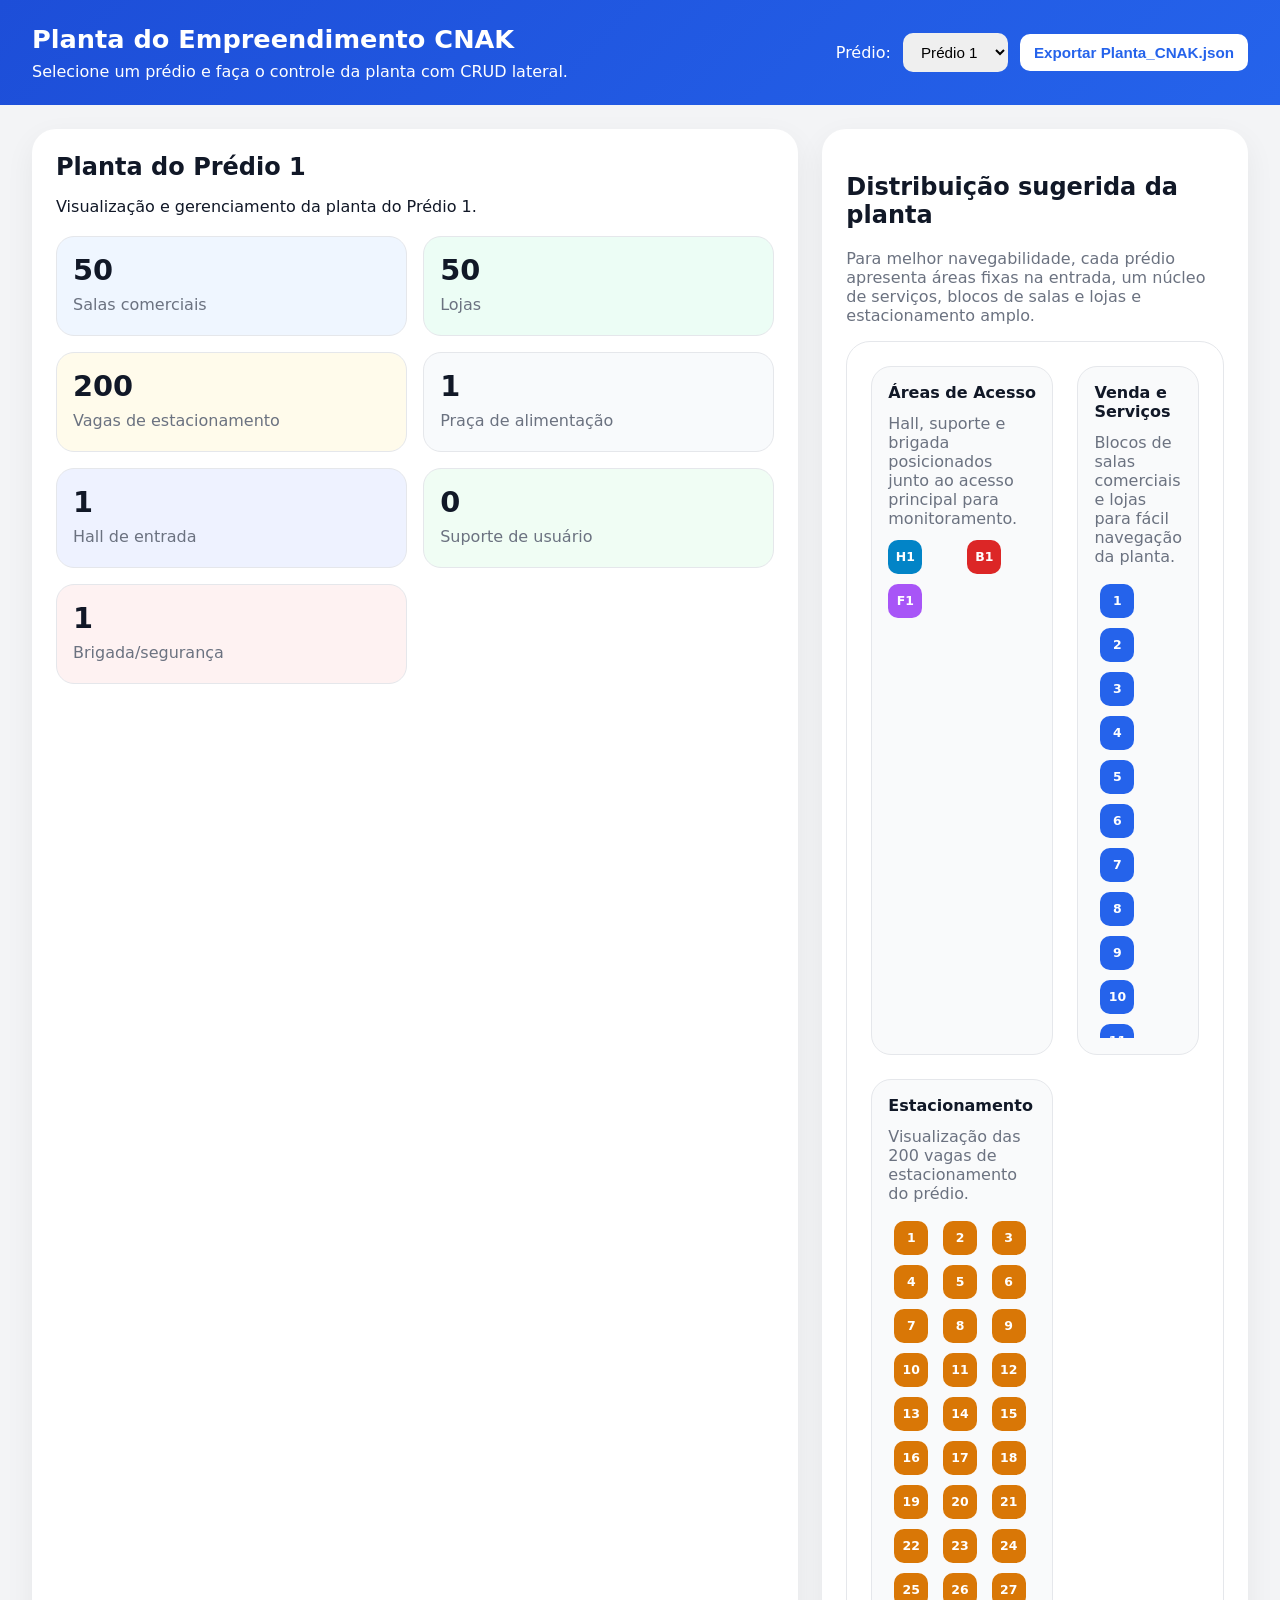
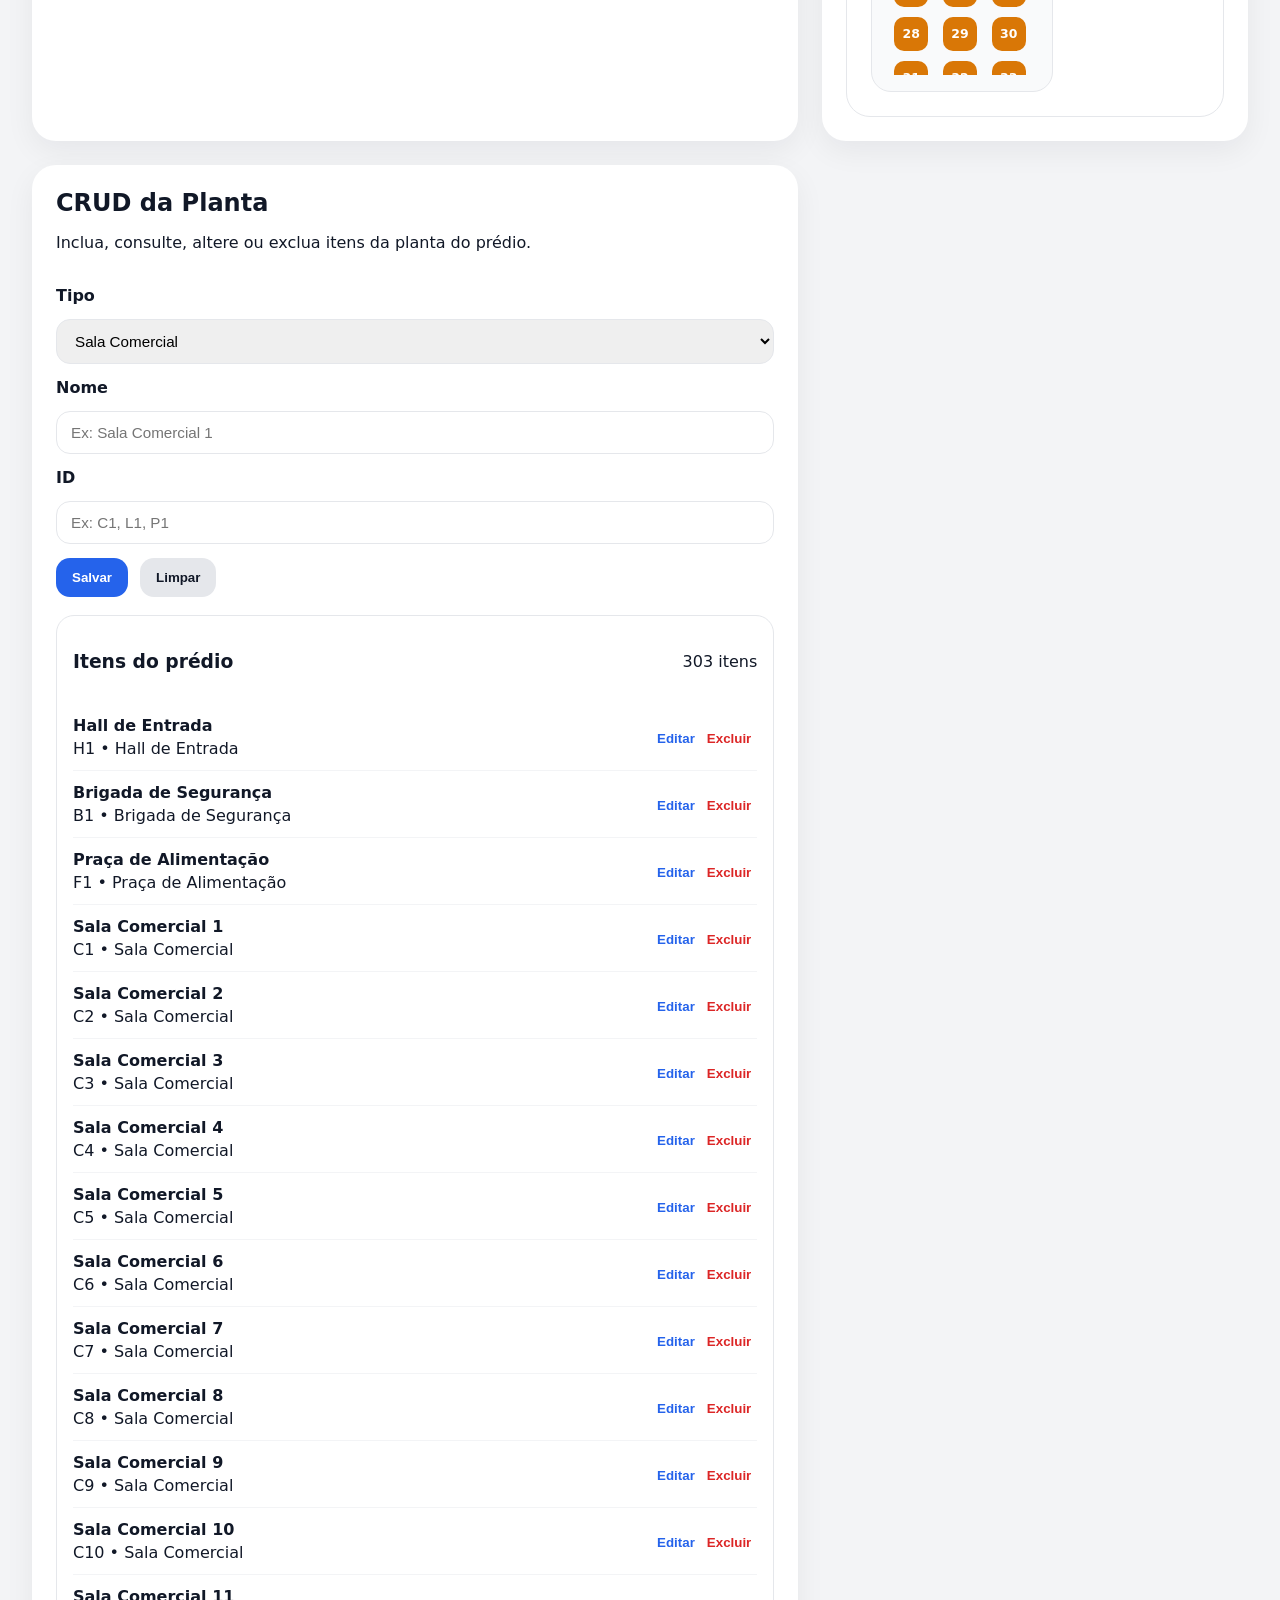
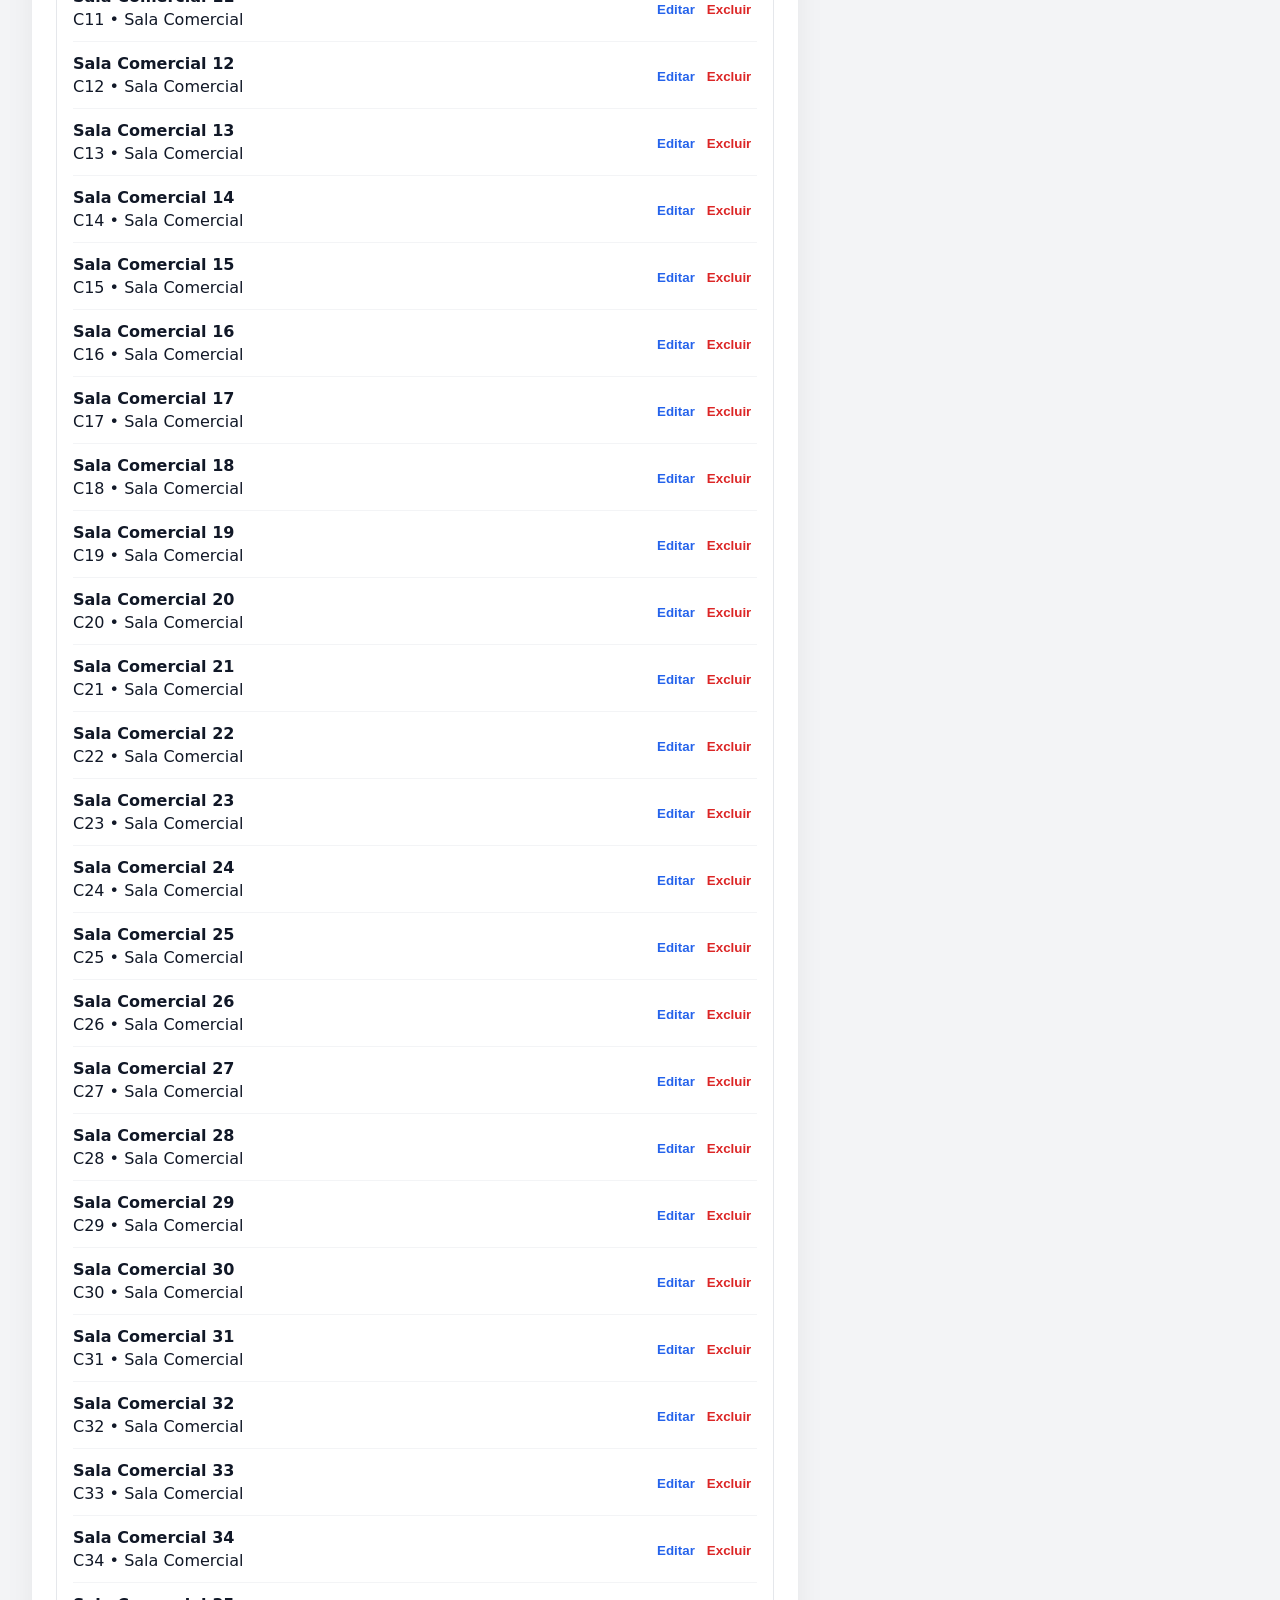
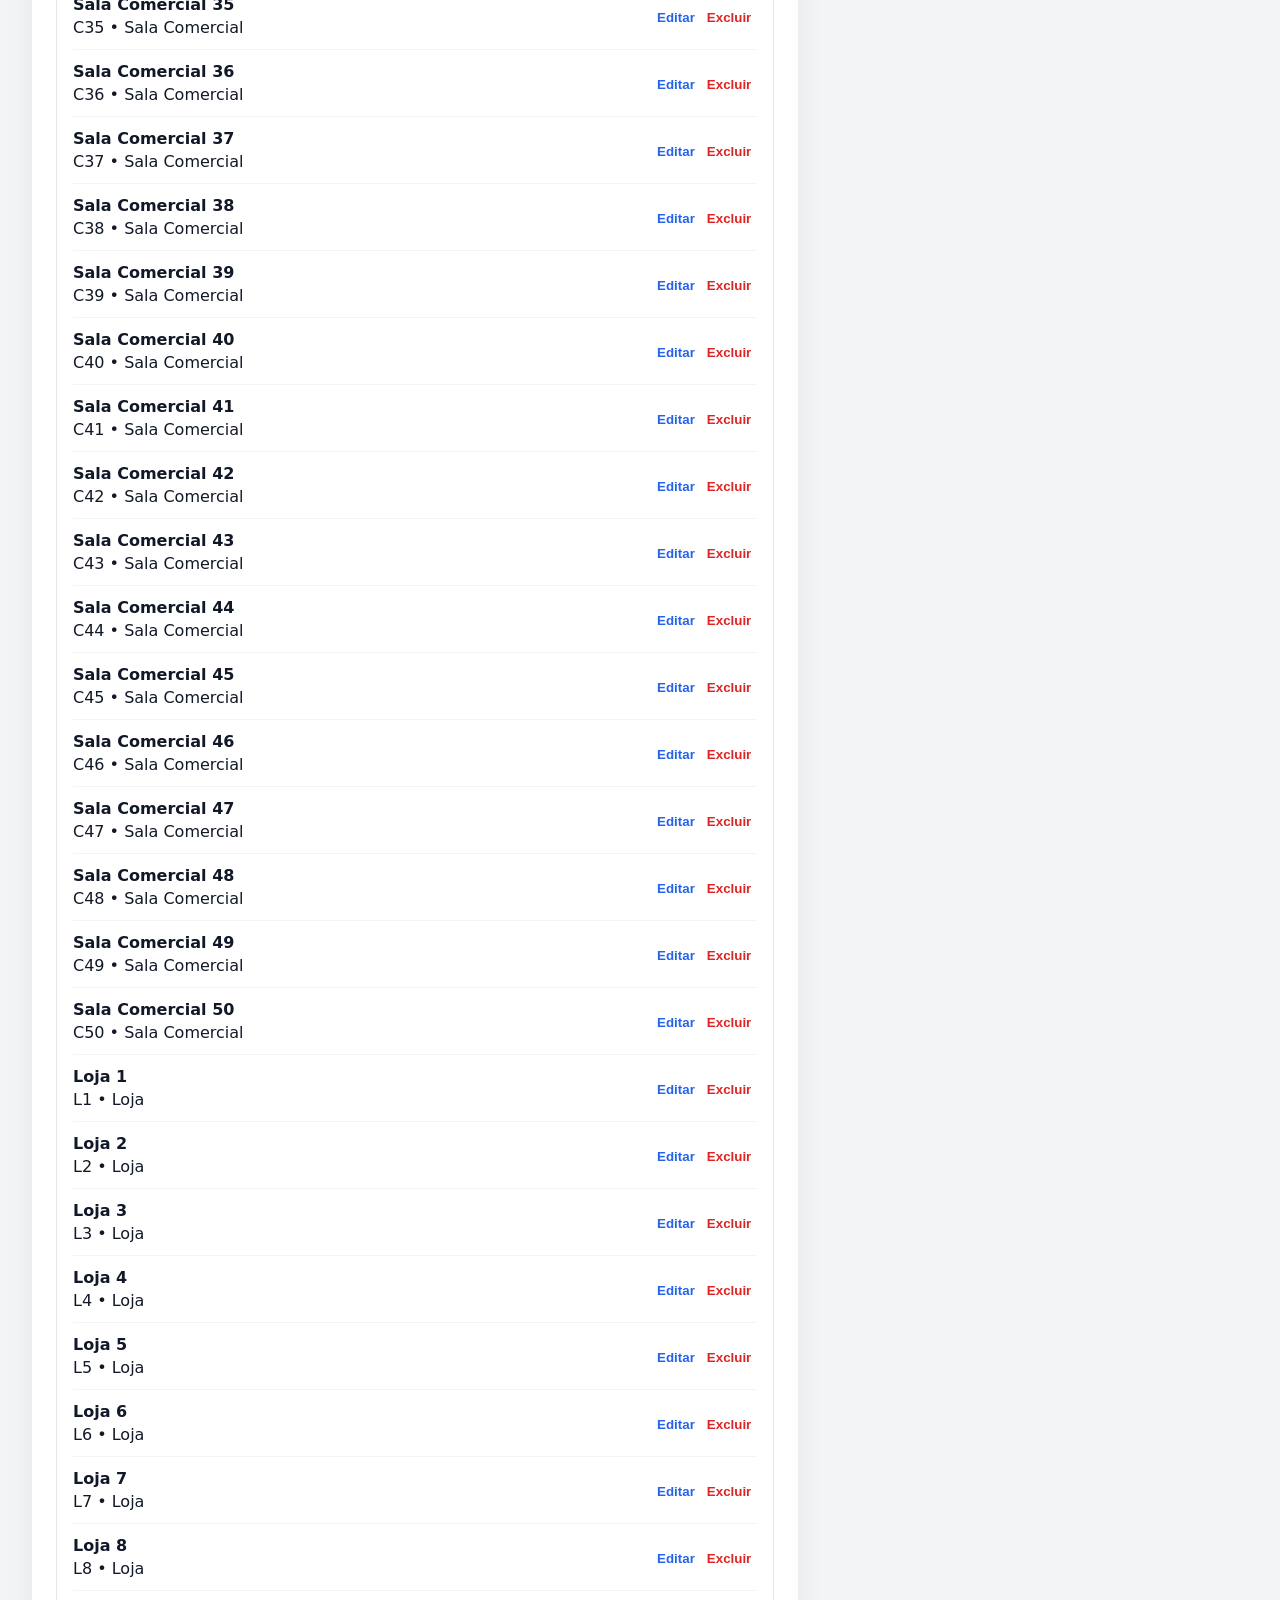
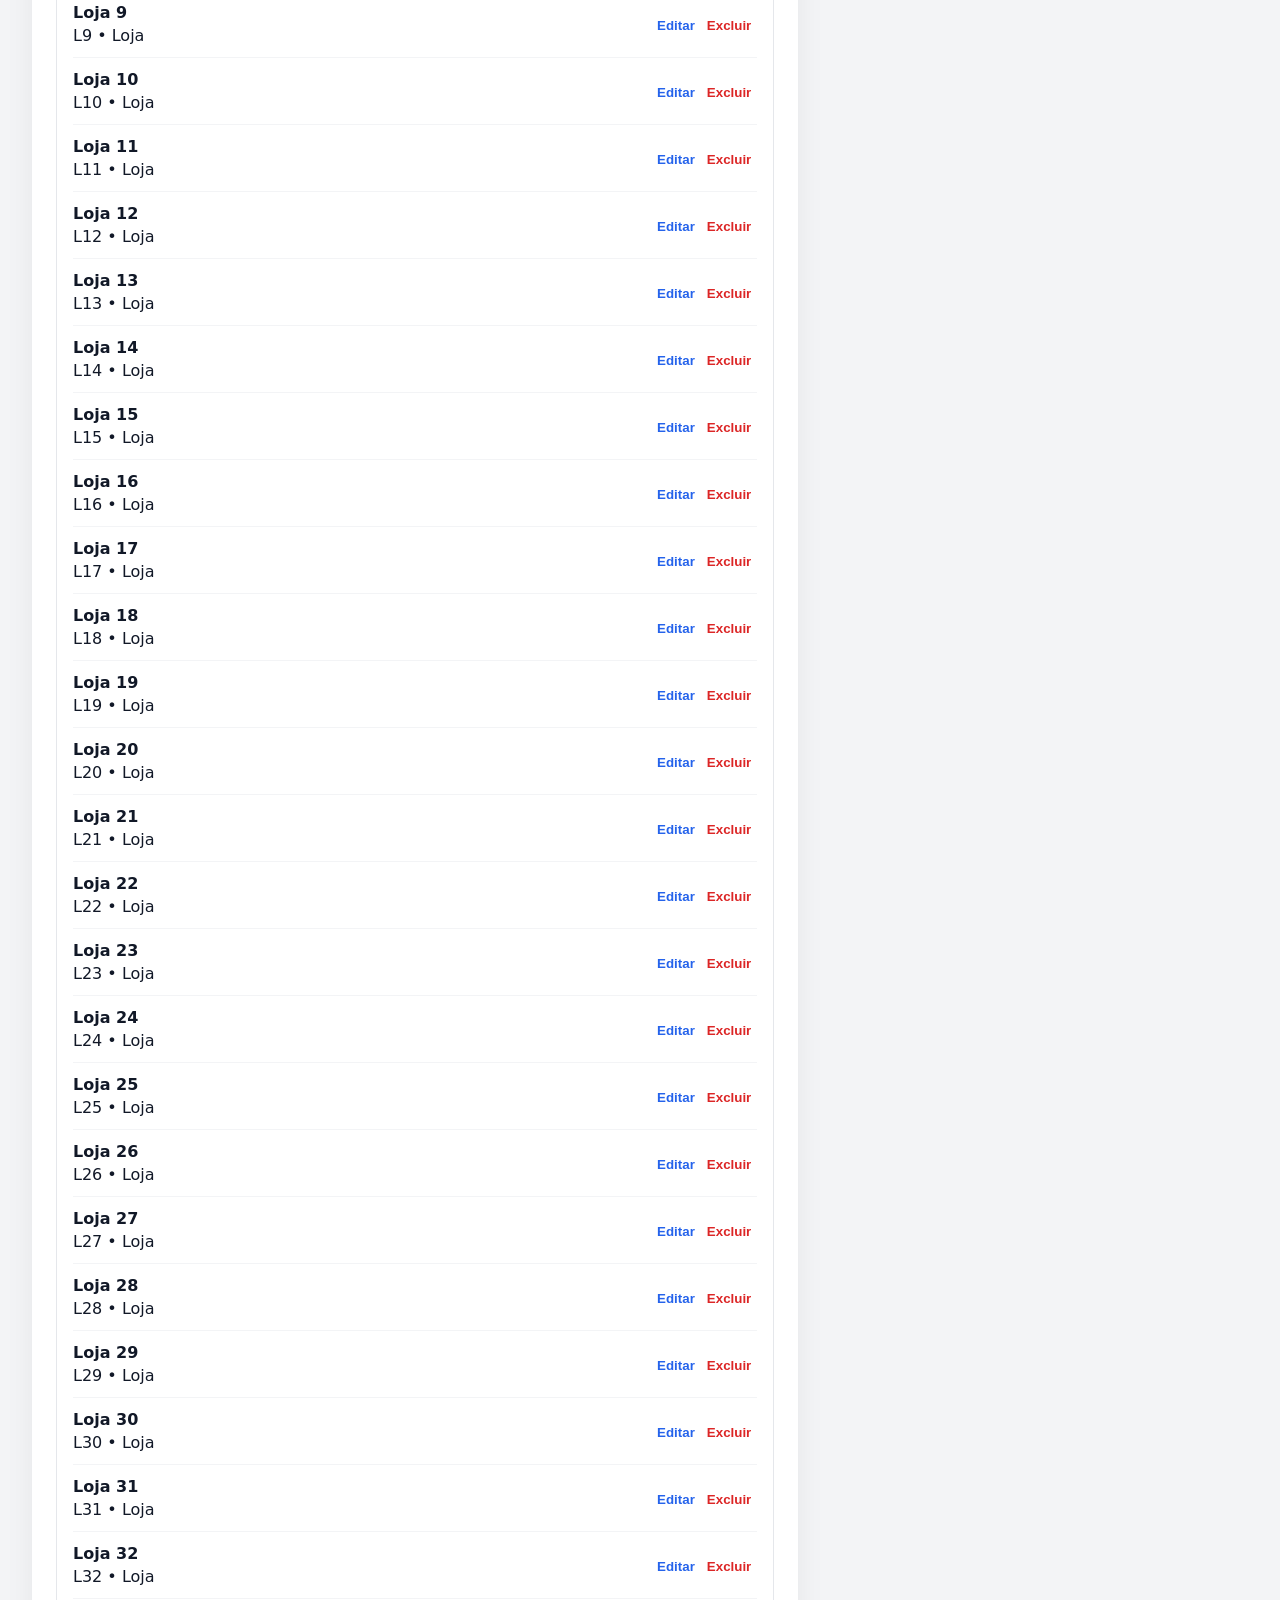
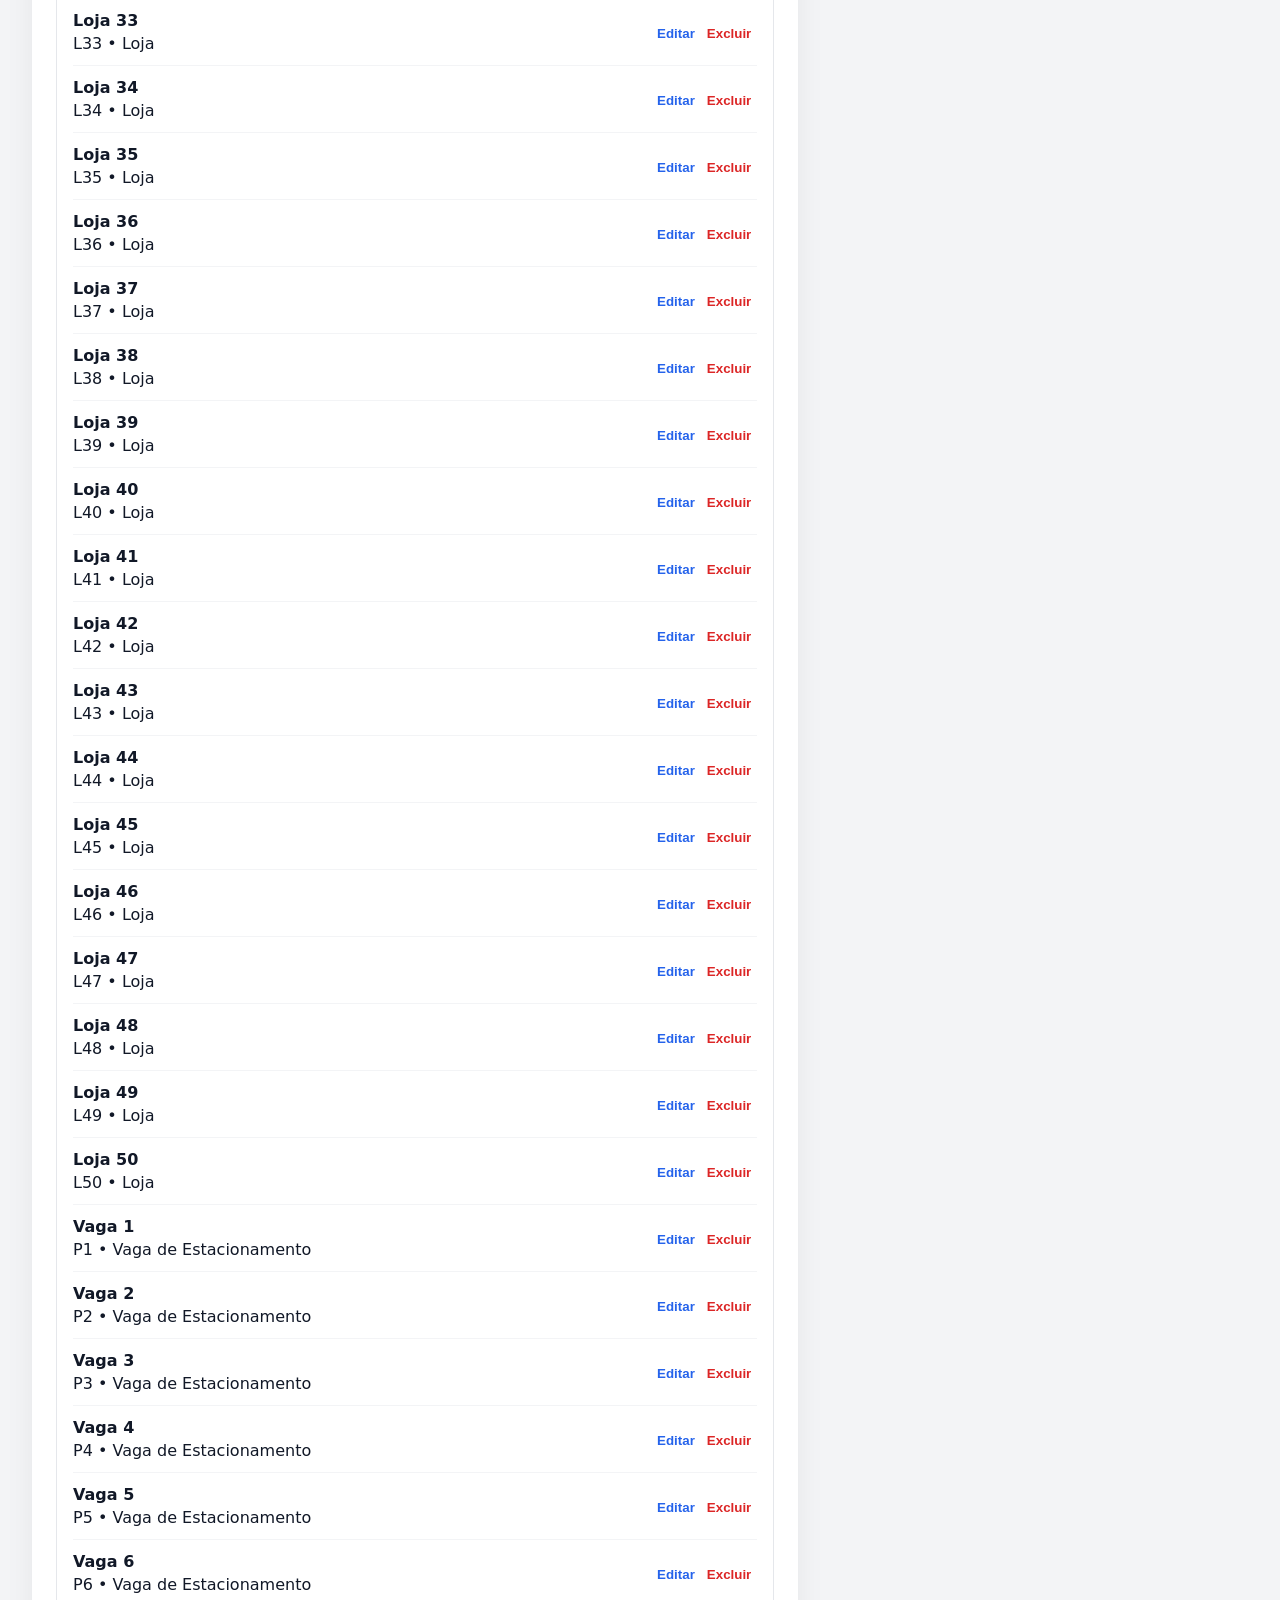
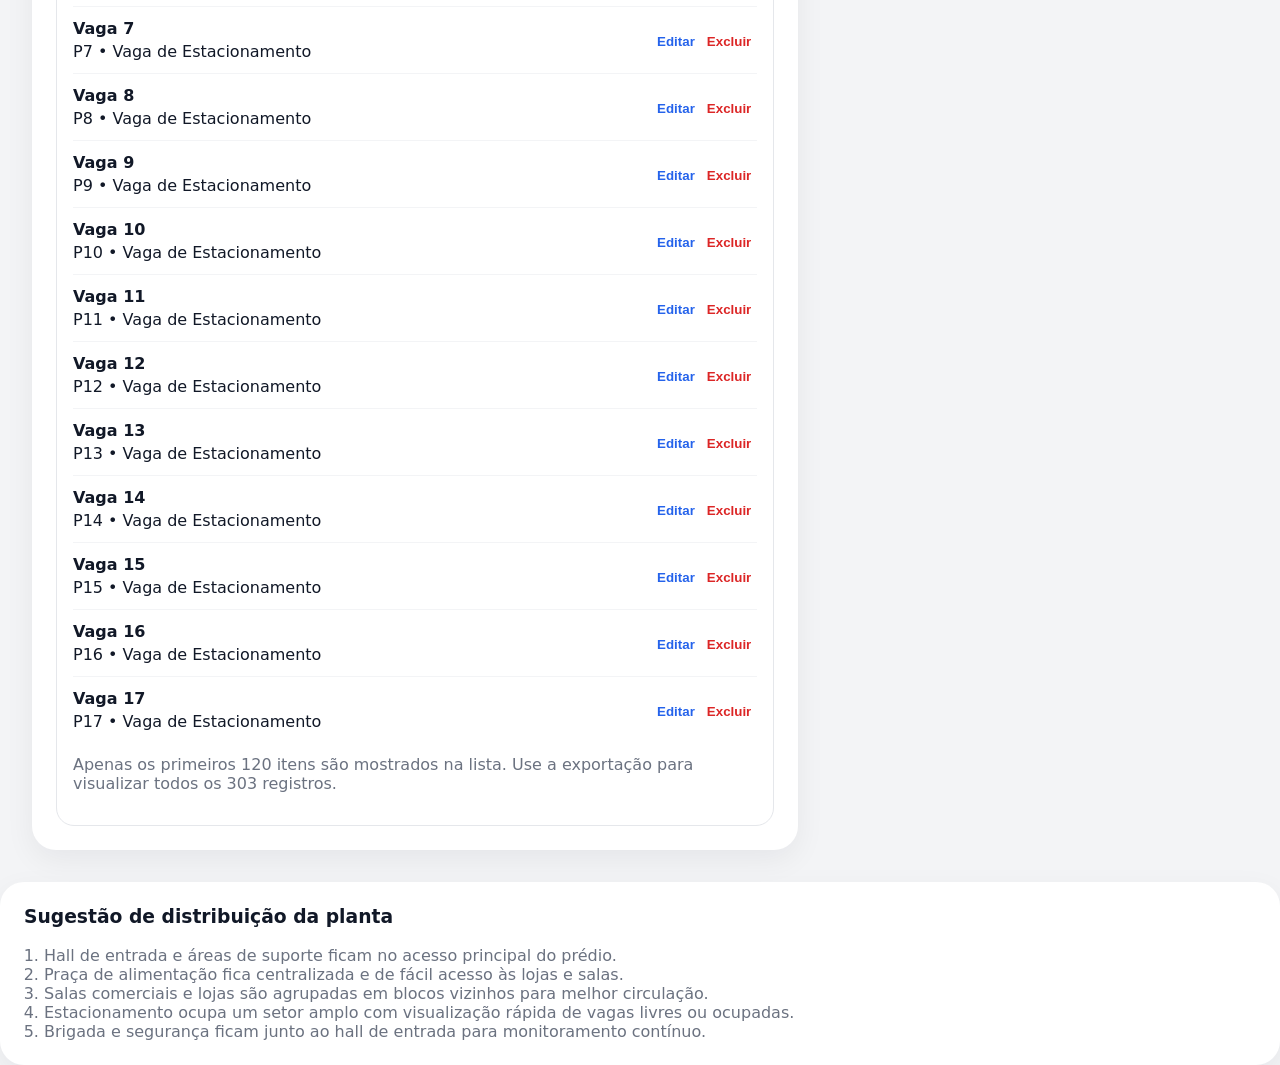
<file: Modulo Gerenciamento Controle de Acesso/index.html>
<!DOCTYPE html>
<html lang="pt-BR">
<head>
  <meta charset="UTF-8" />
  <meta name="viewport" content="width=device-width, initial-scale=1.0" />
  <title>Planta CNAK - Controle de Acesso</title>
  <link rel="stylesheet" href="styles.css" />
</head>
<body>
  <header class="page-header">
    <div>
      <h1>Planta do Empreendimento CNAK</h1>
      <p>Selecione um prédio e faça o controle da planta com CRUD lateral.</p>
    </div>
    <div class="selector-row">
      <label for="predioSelect">Prédio:</label>
      <select id="predioSelect" onchange="setPredio(this.value)">
        <option value="1">Prédio 1</option>
        <option value="2">Prédio 2</option>
        <option value="3">Prédio 3</option>
        <option value="4">Prédio 4</option>
      </select>
      <button type="button" onclick="exportJson()">Exportar Planta_CNAK.json</button>
    </div>
  </header>

  <main class="container">
    <section class="plan-summary">
      <div class="summary-card">
        <h2 id="planTitle">Planta do Prédio 1</h2>
        <p id="planDescription">Visualização da planta atual do prédio selecionado.</p>
      </div>
      <div class="summary-grid">
        <div class="summary-box sala"><strong id="countSala">50</strong><span>Salas comerciais</span></div>
        <div class="summary-box loja"><strong id="countLoja">50</strong><span>Lojas</span></div>
        <div class="summary-box estacionamento"><strong id="countVagas">200</strong><span>Vagas de estacionamento</span></div>
        <div class="summary-box foodcourt"><strong id="countPraça">1</strong><span>Praça de alimentação</span></div>
        <div class="summary-box hall"><strong id="countHall">1</strong><span>Hall de entrada</span></div>
        <div class="summary-box suporte"><strong id="countSuporte">1</strong><span>Suporte de usuário</span></div>
        <div class="summary-box brigada"><strong id="countBrigada">1</strong><span>Brigada/segurança</span></div>
      </div>
    </section>

    <section class="plan-layout">
      <div class="layout-header">
        <h2>Distribuição sugerida da planta</h2>
        <p>Para melhor navegabilidade, cada prédio apresenta áreas fixas na entrada, um núcleo de serviços, blocos de salas e lojas e estacionamento amplo.</p>
      </div>
      <div class="layout-map" id="layoutMap"></div>
    </section>

    <aside class="crud-panel">
      <div class="crud-header">
        <h2>CRUD da Planta</h2>
        <p>Inclua, consulte, altere ou exclua itens da planta do prédio.</p>
      </div>

      <form id="itemForm" onsubmit="saveItem(event)">
        <label for="itemType">Tipo</label>
        <select id="itemType" required>
          <option value="Sala Comercial">Sala Comercial</option>
          <option value="Loja">Loja</option>
          <option value="Vaga de Estacionamento">Vaga de Estacionamento</option>
          <option value="Praça de Alimentação">Praça de Alimentação</option>
          <option value="Hall de Entrada">Hall de Entrada</option>
          <option value="Suporte de Usuário">Suporte de Usuário</option>
          <option value="Brigada de Segurança">Brigada de Segurança</option>
        </select>

        <label for="itemName">Nome</label>
        <input id="itemName" type="text" placeholder="Ex: Sala Comercial 1" required />

        <label for="itemId">ID</label>
        <input id="itemId" type="text" placeholder="Ex: C1, L1, P1" required />

        <div class="form-actions">
          <button type="submit">Salvar</button>
          <button type="button" class="secondary" onclick="resetForm()">Limpar</button>
        </div>
      </form>

      <div class="crud-list">
        <div class="list-header">
          <h3>Itens do prédio</h3>
          <span id="itemsCount">0 itens</span>
        </div>
        <div id="itemList"></div>
      </div>
    </aside>
  </main>

  <div class="suggestion-box">
    <h3>Sugestão de distribuição da planta</h3>
    <ol>
      <li>Hall de entrada e áreas de suporte ficam no acesso principal do prédio.</li>
      <li>Praça de alimentação fica centralizada e de fácil acesso às lojas e salas.</li>
      <li>Salas comerciais e lojas são agrupadas em blocos vizinhos para melhor circulação.</li>
      <li>Estacionamento ocupa um setor amplo com visualização rápida de vagas livres ou ocupadas.</li>
      <li>Brigada e segurança ficam junto ao hall de entrada para monitoramento contínuo.</li>
    </ol>
  </div>

  <script src="script.js"></script>
</body>
</html>
</file>
<file: Modulo Gerenciamento Controle de Acesso/styles.css>
:root {
  --bg: #f3f4f6;
  --surface: #ffffff;
  --primary: #2563eb;
  --primary-soft: #dbeafe;
  --success: #16a34a;
  --warning: #d97706;
  --danger: #dc2626;
  --border: #e5e7eb;
  --text: #111827;
  --muted: #6b7280;
}

* {
  box-sizing: border-box;
}

body {
  margin: 0;
  font-family: Inter, system-ui, -apple-system, BlinkMacSystemFont, 'Segoe UI', sans-serif;
  background: var(--bg);
  color: var(--text);
}

.page-header {
  padding: 24px 32px;
  background: linear-gradient(135deg, #1d4ed8 0%, #2563eb 100%);
  color: white;
  display: flex;
  align-items: center;
  justify-content: space-between;
  gap: 24px;
}

.page-header h1 {
  margin: 0 0 8px;
  font-size: clamp(1.6rem, 2vw, 2.4rem);
}

.page-header p {
  margin: 0;
  max-width: 560px;
}

.selector-row {
  display: flex;
  align-items: center;
  gap: 12px;
}

.selector-row select,
.selector-row button {
  padding: 10px 14px;
  border-radius: 10px;
  border: none;
  font-size: 0.95rem;
}

.selector-row button {
  background: white;
  color: var(--primary);
  cursor: pointer;
  font-weight: 600;
}

.container {
  display: grid;
  grid-template-columns: 1.8fr 1fr;
  gap: 24px;
  padding: 24px 32px 32px;
}

.plan-summary,
.plan-layout,
.crud-panel,
.suggestion-box {
  background: var(--surface);
  border-radius: 24px;
  box-shadow: 0 10px 30px rgba(15, 23, 42, 0.06);
  padding: 24px;
}

.summary-card {
  margin-bottom: 20px;
}

.summary-card h2 {
  margin: 0 0 8px;
}

.summary-grid {
  display: grid;
  grid-template-columns: repeat(2, minmax(0, 1fr));
  gap: 16px;
}

.summary-box {
  display: flex;
  flex-direction: column;
  align-items: flex-start;
  gap: 8px;
  min-height: 100px;
  padding: 16px;
  border: 1px solid var(--border);
  border-radius: 18px;
}

.summary-box strong {
  font-size: 1.8rem;
}

.summary-box span {
  color: var(--muted);
}

.summary-box.sala { background: #eff6ff; }
.summary-box.loja { background: #ecfdf5; }
.summary-box.estacionamento { background: #fffbeb; }
.summary-box.foodcourt { background: #f8fafc; }
.summary-box.hall { background: #eef2ff; }
.summary-box.suporte { background: #f0fdf4; }
.summary-box.brigada { background: #fef2f2; }

.plan-layout {
  display: flex;
  flex-direction: column;
  gap: 16px;
}

.layout-header p {
  margin: 0;
  color: var(--muted);
}

.layout-map {
  min-height: 620px;
  border: 1px solid var(--border);
  border-radius: 24px;
  padding: 24px;
  display: grid;
  grid-template-columns: 1.8fr 1fr;
  gap: 24px;
}

.layout-sector {
  border-radius: 20px;
  background: #f9fafb;
  padding: 16px;
  border: 1px solid var(--border);
  display: flex;
  flex-direction: column;
  gap: 12px;
}

.layout-sector h3 {
  margin: 0;
  font-size: 1rem;
}

.layout-sector p {
  margin: 0;
  color: var(--muted);
}

.area-grid,
.icon-grid {
  display: grid;
  gap: 10px;
}

.area-grid {
  grid-template-columns: repeat(2, 1fr);
}

.icon-grid {
  grid-template-columns: repeat(auto-fill, minmax(34px, 1fr));
  max-height: 460px;
  overflow-y: auto;
  padding: 6px;
}

.icon-card {
  display: inline-flex;
  align-items: center;
  justify-content: center;
  width: 34px;
  height: 34px;
  border-radius: 10px;
  color: white;
  font-size: 0.78rem;
  font-weight: 700;
}

.icon-card.sala { background: #2563eb; }
.icon-card.loja { background: #0f766e; }
.icon-card.vaga { background: #d97706; }
.icon-card.foodcourt { background: #a855f7; }
.icon-card.hall { background: #0284c7; }
.icon-card.suporte { background: #16a34a; }
.icon-card.brigada { background: #dc2626; }

.crud-panel {
  display: flex;
  flex-direction: column;
  gap: 18px;
}

.crud-header h2 {
  margin: 0;
}

#itemForm {
  display: grid;
  gap: 14px;
}

#itemForm label {
  font-weight: 600;
}

#itemForm input,
#itemForm select {
  width: 100%;
  padding: 12px 14px;
  border: 1px solid var(--border);
  border-radius: 14px;
  font-size: 0.95rem;
}

.form-actions {
  display: flex;
  gap: 12px;
}

#itemForm button {
  padding: 12px 16px;
  border: none;
  border-radius: 14px;
  cursor: pointer;
  font-weight: 600;
}

#itemForm button[type="submit"] {
  background: var(--primary);
  color: white;
}

#itemForm .secondary {
  background: #e5e7eb;
  color: var(--text);
}

.crud-list {
  border: 1px solid var(--border);
  border-radius: 18px;
  padding: 16px;
  background: #fff;
}

.list-header {
  display: flex;
  align-items: center;
  justify-content: space-between;
  gap: 16px;
  margin-bottom: 14px;
}

.item-row {
  display: grid;
  grid-template-columns: 1fr auto;
  gap: 12px;
  align-items: center;
  padding: 12px 0;
  border-top: 1px solid #f3f4f6;
}

.item-row:first-child {
  border-top: none;
}

.item-info {
  display: flex;
  flex-direction: column;
  gap: 4px;
}

.item-info strong {
  color: var(--text);
}

.item-actions button {
  border: none;
  background: transparent;
  cursor: pointer;
  color: var(--primary);
  font-weight: 600;
}

.item-actions button.delete {
  color: var(--danger);
}

.suggestion-box {
  grid-column: 1 / -1;
}

.suggestion-box h3 {
  margin-top: 0;
}

.suggestion-box ol {
  margin: 12px 0 0;
  padding-left: 20px;
  color: var(--muted);
}

@media (max-width: 1180px) {
  .container {
    grid-template-columns: 1fr;
  }

  .layout-map {
    grid-template-columns: 1fr;
  }
}

@media (max-width: 720px) {
  .page-header {
    flex-direction: column;
    align-items: flex-start;
  }

  .selector-row {
    width: 100%;
    flex-wrap: wrap;
  }
}
</file>
